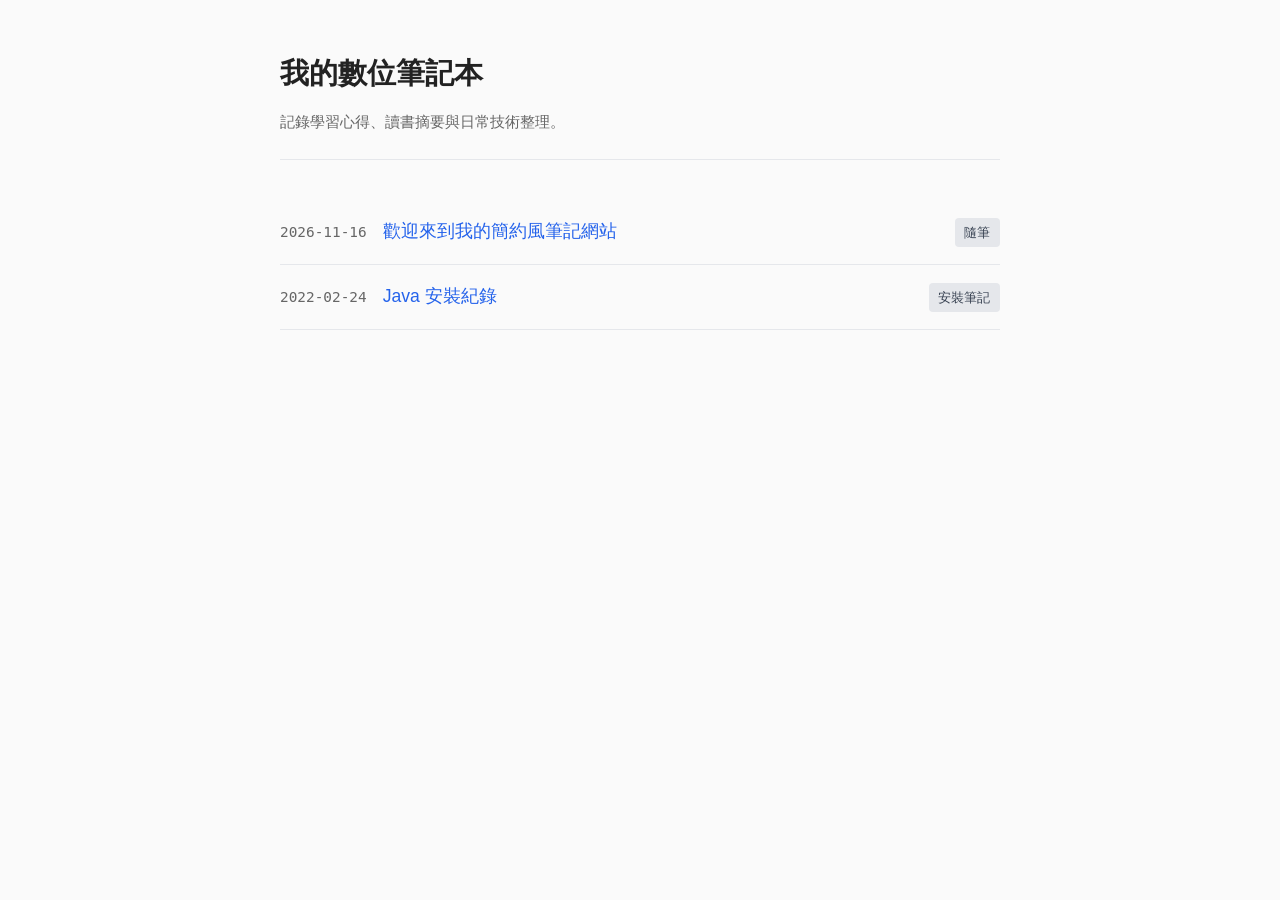
<file: index.html>
<!DOCTYPE html>
<html lang="zh-Hant">
<head>
  <meta charset="UTF-8">
  <meta name="viewport" content="width=device-width, initial-scale=1.0">
  <title>我的數位筆記本</title>
  <link rel="stylesheet" href="style.css">
</head>
<body>
  <div class="container">
    <header>
      <h1>我的數位筆記本</h1>
      <p class="subtitle">記錄學習心得、讀書摘要與日常技術整理。</p>
    </header>

    <main>
      <ul class="note-list">
        <li class="note-item">
          <span class="note-date">2026-11-16</span>
          <a href="notes/2026-11-16-hello-notes.html" class="note-title">歡迎來到我的簡約風筆記網站</a>
          <span class="tag">隨筆</span>
        </li>
        <li class="note-item">
          <span class="note-date">2022-02-24</span>
          <a href="notes/2022-02-24-java-installation.html" class="note-title">Java 安裝紀錄</a>
          <span class="tag">安裝筆記</span>
        </li>
      </ul>
    </main>
  </div>
</body>
</html>
</file>
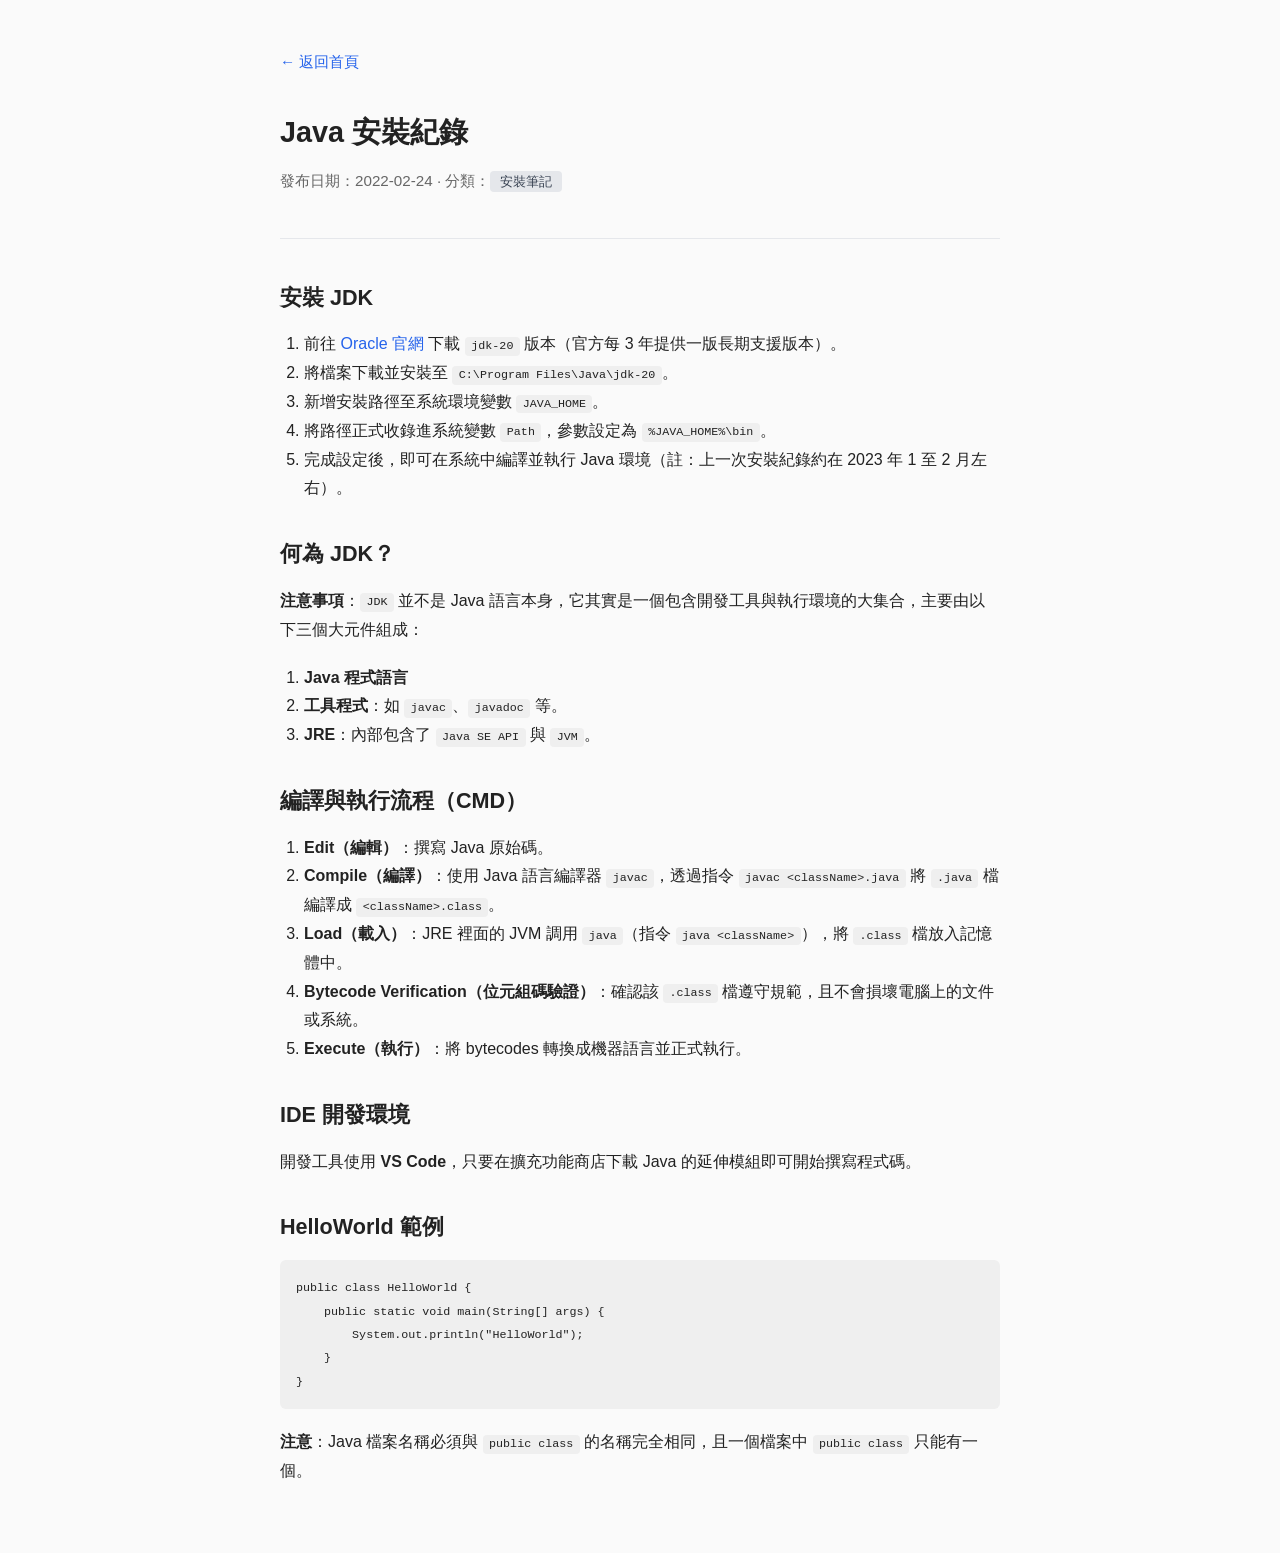
<file: notes/2022-02-24-java-installation.html>
<!DOCTYPE html>
<html lang="zh-Hant">
<head>
  <meta charset="UTF-8">
  <meta name="viewport" content="width=device-width, initial-scale=1.0">
  <title>Java 安裝紀錄 - 我的數位筆記本</title>
  <link rel="stylesheet" href="../style.css">
</head>
<body>
  <div class="container">
    <a href="../index.html" class="back-link">← 返回首頁</a>

    <article>
      <header>
        <h1>Java 安裝紀錄</h1>
        <p class="meta">發布日期：2022-02-24 · 分類：<span class="tag">安裝筆記</span></p>
      </header>

      <h2>安裝 JDK</h2>
      <ol>
        <li>前往 <a href="https://www.oracle.com/java/technologies/downloads/#jdk20-windows" target="_blank" rel="noopener noreferrer">Oracle 官網</a> 下載 <code>jdk-20</code> 版本（官方每 3 年提供一版長期支援版本）。</li>
        <li>將檔案下載並安裝至 <code>C:\Program Files\Java\jdk-20</code>。</li>
        <li>新增安裝路徑至系統環境變數 <code>JAVA_HOME</code>。</li>
        <li>將路徑正式收錄進系統變數 <code>Path</code>，參數設定為 <code>%JAVA_HOME%\bin</code>。</li>
        <li>完成設定後，即可在系統中編譯並執行 Java 環境（註：上一次安裝紀錄約在 2023 年 1 至 2 月左右）。</li>
      </ol>

      <h2>何為 JDK？</h2>
      <p><strong>注意事項</strong>：<code>JDK</code> 並不是 Java 語言本身，它其實是一個包含開發工具與執行環境的大集合，主要由以下三個大元件組成：</p>
      <ol>
        <li><strong>Java 程式語言</strong></li>
        <li><strong>工具程式</strong>：如 <code>javac</code>、<code>javadoc</code> 等。</li>
        <li><strong>JRE</strong>：內部包含了 <code>Java SE API</code> 與 <code>JVM</code>。</li>
      </ol>

      <h2>編譯與執行流程（CMD）</h2>
      <ol>
        <li><strong>Edit（編輯）</strong>：撰寫 Java 原始碼。</li>
        <li><strong>Compile（編譯）</strong>：使用 Java 語言編譯器 <code>javac</code>，透過指令 <code>javac &lt;className&gt;.java</code> 將 <code>.java</code> 檔編譯成 <code>&lt;className&gt;.class</code>。</li>
        <li><strong>Load（載入）</strong>：JRE 裡面的 JVM 調用 <code>java</code>（指令 <code>java &lt;className&gt;</code>），將 <code>.class</code> 檔放入記憶體中。</li>
        <li><strong>Bytecode Verification（位元組碼驗證）</strong>：確認該 <code>.class</code> 檔遵守規範，且不會損壞電腦上的文件或系統。</li>
        <li><strong>Execute（執行）</strong>：將 bytecodes 轉換成機器語言並正式執行。</li>
      </ol>

      <h2>IDE 開發環境</h2>
      <p>開發工具使用 <strong>VS Code</strong>，只要在擴充功能商店下載 Java 的延伸模組即可開始撰寫程式碼。</p>

      <h2>HelloWorld 範例</h2>
      <pre><code>public class HelloWorld {
    public static void main(String[] args) {
        System.out.println("HelloWorld");
    }
}</code></pre>
      <p><strong>注意</strong>：Java 檔案名稱必須與 <code>public class</code> 的名稱完全相同，且一個檔案中 <code>public class</code> 只能有一個。</p>
    </article>
  </div>
</body>
</html>
</file>
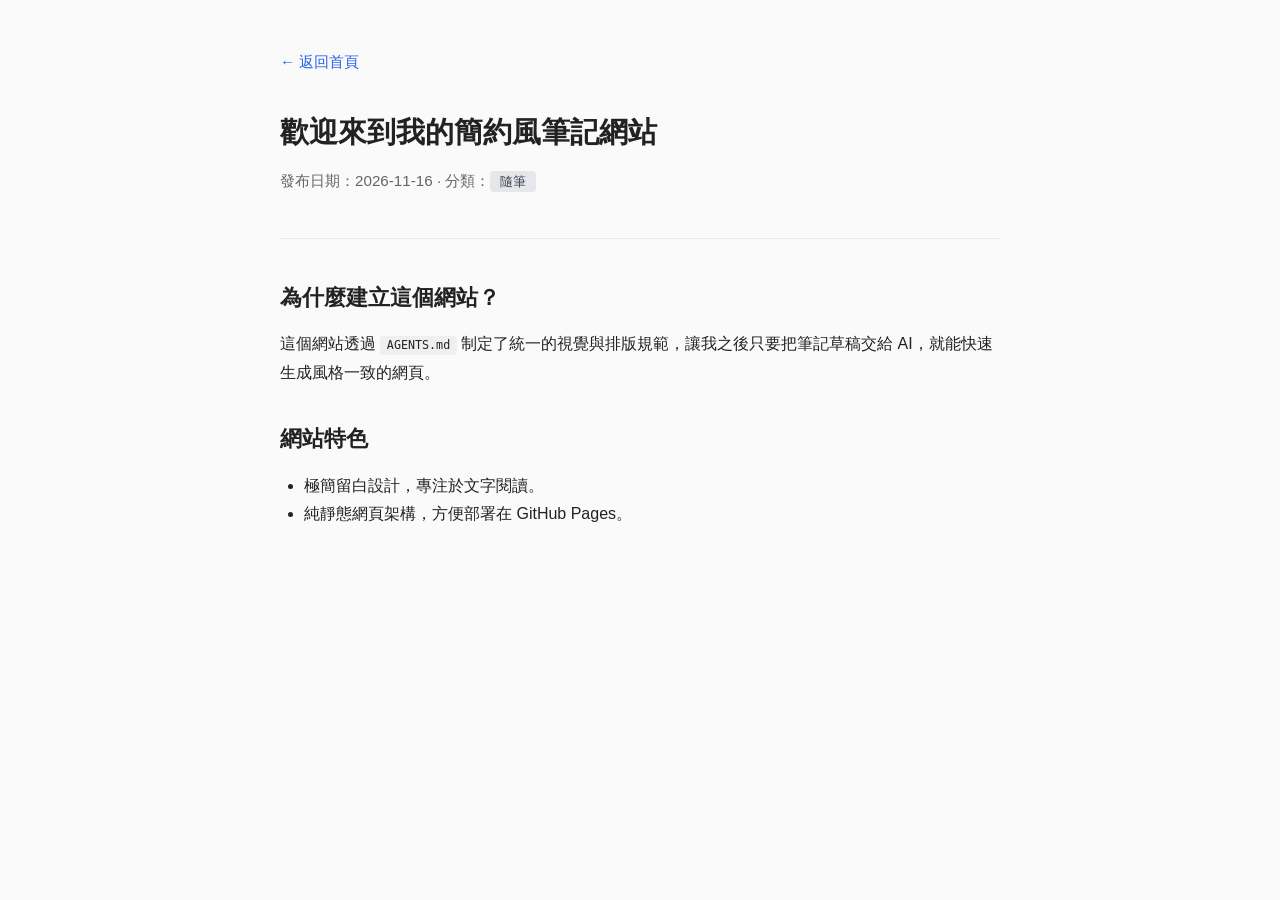
<file: notes/2026-11-16-hello-notes.html>
<!DOCTYPE html>
<html lang="zh-Hant">
<head>
  <meta charset="UTF-8">
  <meta name="viewport" content="width=device-width, initial-scale=1.0">
  <title>歡迎來到我的簡約風筆記網站 - 我的數位筆記本</title>
  <link rel="stylesheet" href="../style.css">
</head>
<body>
  <div class="container">
    <a href="../index.html" class="back-link">← 返回首頁</a>

    <article>
      <header>
        <h1>歡迎來到我的簡約風筆記網站</h1>
        <p class="meta">發布日期：2026-11-16 · 分類：<span class="tag">隨筆</span></p>
      </header>

      <h2>為什麼建立這個網站？</h2>
      <p>這個網站透過 <code>AGENTS.md</code> 制定了統一的視覺與排版規範，讓我之後只要把筆記草稿交給 AI，就能快速生成風格一致的網頁。</p>

      <h2>網站特色</h2>
      <ul>
        <li>極簡留白設計，專注於文字閱讀。</li>
        <li>純靜態網頁架構，方便部署在 GitHub Pages。</li>
      </ul>
    </article>
  </div>
</body>
</html>
</file>
<file: style.css>
* {
  box-sizing: border-box;
  margin: 0;
  padding: 0;
}

body {
  background-color: #FAFAFA;
  color: #222222;
  font-family: -apple-system, BlinkMacSystemFont, "Segoe UI", Roboto, "Noto Sans TC", sans-serif;
  line-height: 1.8;
  padding: 3rem 1.5rem;
}

.container {
  max-width: 720px;
  margin: 0 auto;
}

header {
  border-bottom: 1px solid #E5E7EB;
  padding-bottom: 1.5rem;
  margin-bottom: 2.5rem;
}

h1 {
  font-size: 1.8rem;
  font-weight: 700;
  margin-bottom: 0.5rem;
}

.subtitle, .meta {
  color: #666666;
  font-size: 0.95rem;
}

a {
  color: #2563EB;
  text-decoration: none;
}

a:hover {
  text-decoration: underline;
}

/* 首頁筆記列表 */
.note-list {
  list-style: none;
}

.note-item {
  display: flex;
  justify-content: space-between;
  align-items: baseline;
  padding: 1rem 0;
  border-bottom: 1px solid #E5E7EB;
  gap: 1rem;
}

.note-date {
  color: #666666;
  font-size: 0.9rem;
  font-family: monospace;
  flex-shrink: 0;
}

.note-title {
  font-size: 1.1rem;
  font-weight: 500;
  flex-grow: 1;
}

.tag {
  background-color: #E5E7EB;
  color: #374151;
  font-size: 0.8rem;
  padding: 0.2rem 0.6rem;
  border-radius: 4px;
  flex-shrink: 0;
}

/* 筆記內頁排版 */
.back-link {
  display: inline-block;
  margin-bottom: 2rem;
  font-size: 0.95rem;
}

article h2 {
  font-size: 1.35rem;
  margin-top: 2rem;
  margin-bottom: 0.8rem;
}

article p, article ul, article ol {
  margin-bottom: 1.2rem;
}

article ul, article ol {
  padding-left: 1.5rem;
}

code {
  background-color: #EFEFEF;
  padding: 0.15rem 0.4rem;
  border-radius: 4px;
  font-size: 0.9em;
}

pre {
  background-color: #EFEFEF;
  padding: 1rem;
  border-radius: 6px;
  overflow-x: auto;
  margin-bottom: 1.2rem;
}

pre code {
  background-color: transparent;
  padding: 0;
}
</file>
